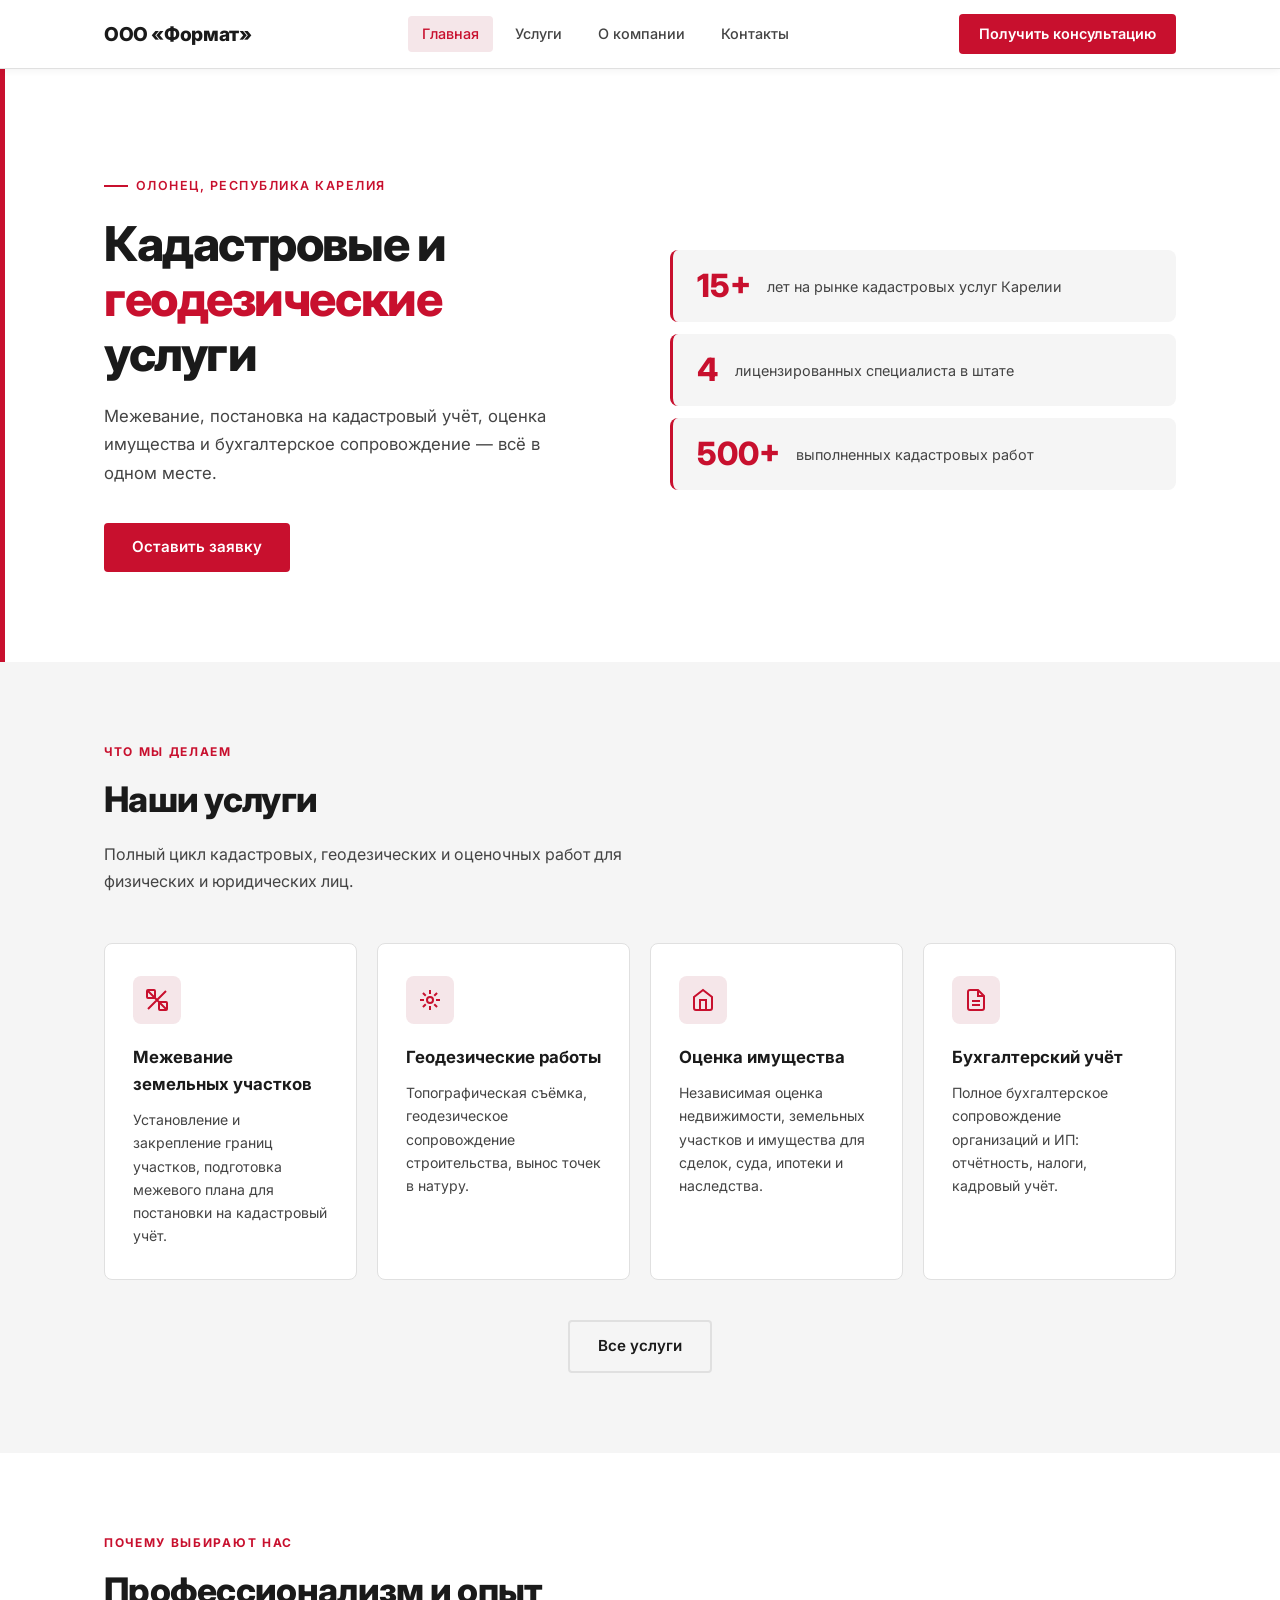
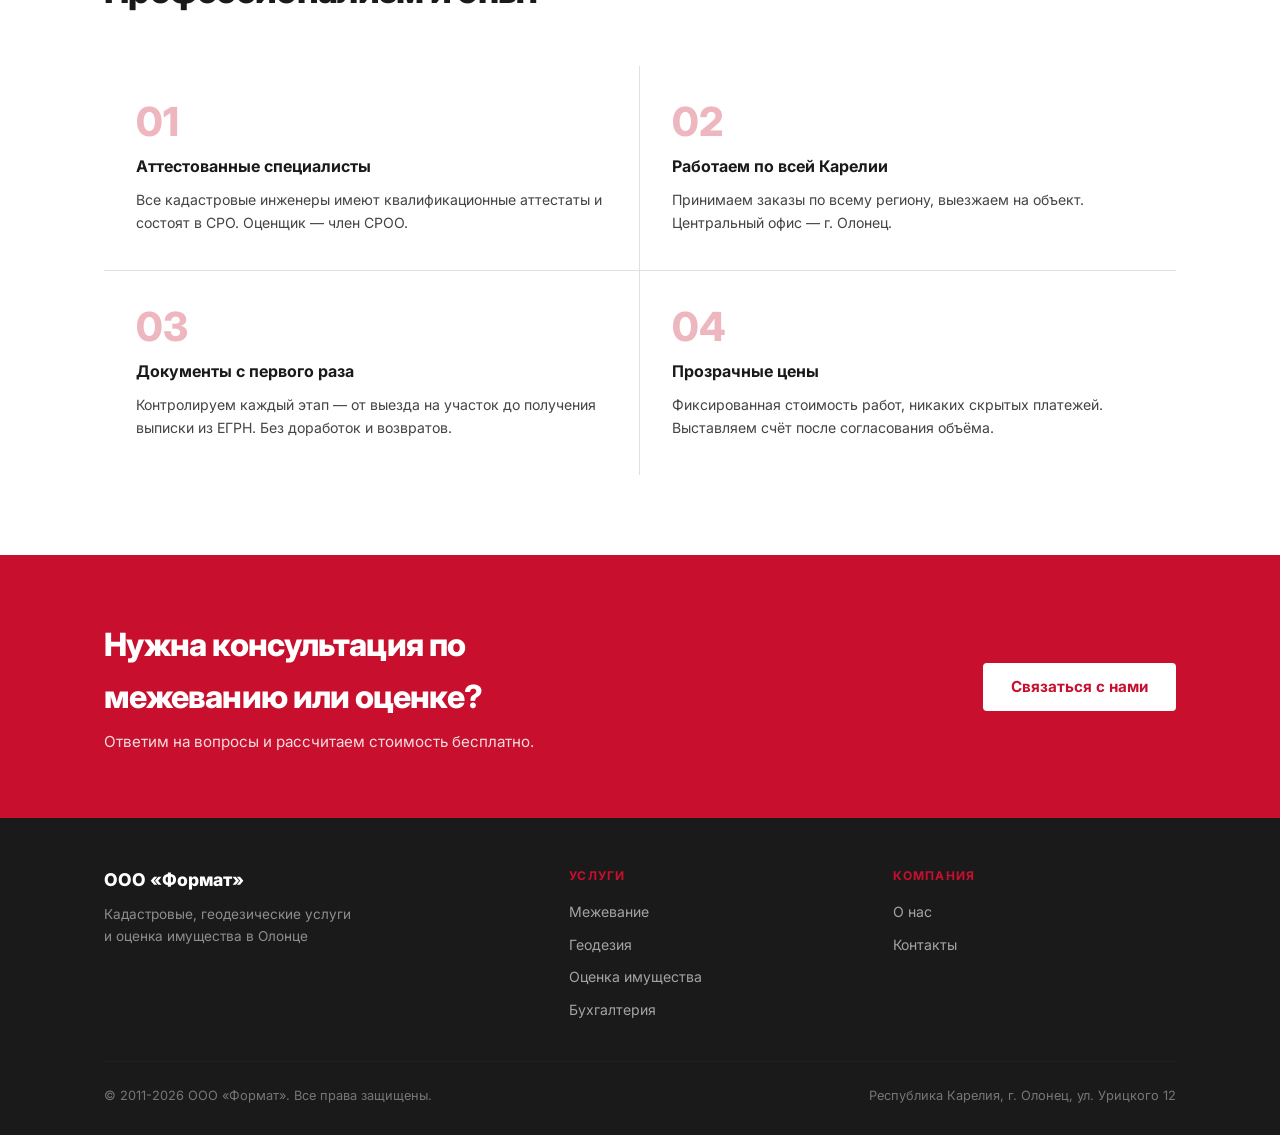
<file: index.html>
<!DOCTYPE html>
<html lang="ru">
<head>
  <meta charset="UTF-8">
  <meta name="viewport" content="width=device-width, initial-scale=1.0">
  <title>ООО «Формат» — Кадастровые и геодезические услуги в Олонце</title>
  <meta name="description" content="Межевание, кадастровый учёт, оценка имущества, геодезия и бухгалтерское сопровождение в Олонце и Карелии.">
  <link rel="stylesheet" href="css/style.css">
  <link rel="icon" type="image/png" href="/img/favicon-96x96.png" sizes="96x96" />
  <link rel="icon" type="image/svg+xml" href="/img/favicon.svg" />
  <link rel="shortcut icon" href="/img/favicon.ico" />
  <link rel="apple-touch-icon" sizes="180x180" href="/img/apple-touch-icon.png" />
  <meta name="apple-mobile-web-app-title" content="MyWebSite" />
  <link rel="manifest" href="/img/site.webmanifest" />
</head>
<body>

<header class="header">
  <div class="container">
    <div class="header__inner">
      <a href="index.html" class="header__logo">
        ООО «Формат»
      </a>
      <nav class="header__nav">
        <a href="index.html" class="nav__link nav__link--active">Главная</a>
        <a href="services.html" class="nav__link">Услуги</a>
        <a href="about.html" class="nav__link">О компании</a>
        <a href="contacts.html" class="nav__link">Контакты</a>
      </nav>
      <a href="contacts.html" class="header__cta">Получить консультацию</a>
      <button class="header__burger" id="burger-btn" aria-label="Открыть меню">
        <span></span><span></span><span></span>
      </button>
    </div>
  </div>
  <nav class="mobile-nav" id="mobile-nav">
    <a href="index.html" class="nav__link">Главная</a>
    <a href="services.html" class="nav__link">Услуги</a>
    <a href="about.html" class="nav__link">О компании</a>
    <a href="contacts.html" class="nav__link">Контакты</a>
  </nav>
</header>

<!-- HERO -->
<section class="hero">
  <div class="container">
    <div class="hero__inner">
      <div class="hero__text">
        <div class="hero__eyebrow">Олонец, Республика Карелия</div>
        <h1 class="hero__title">
          Кадастровые и<br><span>геодезические</span><br>услуги
        </h1>
        <p class="hero__desc">
          Межевание, постановка на кадастровый учёт, оценка имущества и бухгалтерское сопровождение — всё в одном месте.
        </p>
        <div class="hero__actions">
          <a href="contacts.html" class="btn btn--primary">Оставить заявку</a>
        </div>
      </div>
      <div class="hero__visual">
        <div class="hero__stat-card">
          <div class="hero__stat-num">15+</div>
          <div class="hero__stat-label">лет на рынке кадастровых услуг Карелии</div>
        </div>
        <div class="hero__stat-card">
          <div class="hero__stat-num">4</div>
          <div class="hero__stat-label">лицензированных специалиста в штате</div>
        </div>
        <div class="hero__stat-card">
          <div class="hero__stat-num">500+</div>
          <div class="hero__stat-label">выполненных кадастровых работ</div>
        </div>
      </div>
    </div>
  </div>
</section>

<!-- SERVICES PREVIEW -->
<section class="section section--gray">
  <div class="container">
    <div class="section__header">
      <div class="section__label">Что мы делаем</div>
      <h2 class="section__title">Наши услуги</h2>
      <p class="section__subtitle">Полный цикл кадастровых, геодезических и оценочных работ для физических и юридических лиц.</p>
    </div>
    <div class="services-grid">
      <div class="service-card">
        <div class="service-card__icon">
          <svg viewBox="0 0 24 24"><path d="M3 21l9-9m0 0l9-9M12 12L3 3m9 9l9 9"/><rect x="2" y="2" width="8" height="8" rx="1"/><rect x="14" y="14" width="8" height="8" rx="1"/></svg>
        </div>
        <div class="service-card__title">Межевание земельных участков</div>
        <div class="service-card__desc">Установление и закрепление границ участков, подготовка межевого плана для постановки на кадастровый учёт.</div>
      </div>
      <div class="service-card">
        <div class="service-card__icon">
          <svg viewBox="0 0 24 24"><circle cx="12" cy="12" r="3"/><path d="M12 2v4M12 18v4M2 12h4M18 12h4M4.93 4.93l2.83 2.83M16.24 16.24l2.83 2.83M4.93 19.07l2.83-2.83M16.24 7.76l2.83-2.83"/></svg>
        </div>
        <div class="service-card__title">Геодезические работы</div>
        <div class="service-card__desc">Топографическая съёмка, геодезическое сопровождение строительства, вынос точек в натуру.</div>
      </div>
      <div class="service-card">
        <div class="service-card__icon">
          <svg viewBox="0 0 24 24"><path d="M3 9l9-7 9 7v11a2 2 0 01-2 2H5a2 2 0 01-2-2z"/><polyline points="9 22 9 12 15 12 15 22"/></svg>
        </div>
        <div class="service-card__title">Оценка имущества</div>
        <div class="service-card__desc">Независимая оценка недвижимости, земельных участков и имущества для сделок, суда, ипотеки и наследства.</div>
      </div>
      <div class="service-card">
        <div class="service-card__icon">
          <svg viewBox="0 0 24 24"><path d="M14 2H6a2 2 0 00-2 2v16a2 2 0 002 2h12a2 2 0 002-2V8z"/><polyline points="14 2 14 8 20 8"/><line x1="16" y1="13" x2="8" y2="13"/><line x1="16" y1="17" x2="8" y2="17"/></svg>
        </div>
        <div class="service-card__title">Бухгалтерский учёт</div>
        <div class="service-card__desc">Полное бухгалтерское сопровождение организаций и ИП: отчётность, налоги, кадровый учёт.</div>
      </div>
    </div>
    <div style="text-align:center; margin-top:40px;">
      <a href="services.html" class="btn btn--outline">Все услуги</a>
    </div>
  </div>
</section>

<!-- WHY US -->
<section class="section">
  <div class="container">
    <div class="section__header">
      <div class="section__label">Почему выбирают нас</div>
      <h2 class="section__title">Профессионализм и опыт</h2>
    </div>
    <div class="why-grid">
      <div class="why-item">
        <div class="why-item__num">01</div>
        <div class="why-item__title">Аттестованные специалисты</div>
        <div class="why-item__desc">Все кадастровые инженеры имеют квалификационные аттестаты и состоят в СРО. Оценщик — член СРОО.</div>
      </div>
      <div class="why-item">
        <div class="why-item__num">02</div>
        <div class="why-item__title">Работаем по всей Карелии</div>
        <div class="why-item__desc">Принимаем заказы по всему региону, выезжаем на объект. Центральный офис — г. Олонец.</div>
      </div>
      <div class="why-item">
        <div class="why-item__num">03</div>
        <div class="why-item__title">Документы с первого раза</div>
        <div class="why-item__desc">Контролируем каждый этап — от выезда на участок до получения выписки из ЕГРН. Без доработок и возвратов.</div>
      </div>
      <div class="why-item">
        <div class="why-item__num">04</div>
        <div class="why-item__title">Прозрачные цены</div>
        <div class="why-item__desc">Фиксированная стоимость работ, никаких скрытых платежей. Выставляем счёт после согласования объёма.</div>
      </div>
    </div>
  </div>
</section>

<!-- CTA -->
<section class="cta-banner">
  <div class="container">
    <div class="cta-banner__inner">
      <div>
        <div class="cta-banner__title">Нужна консультация по межеванию или оценке?</div>
        <div class="cta-banner__sub">Ответим на вопросы и рассчитаем стоимость бесплатно.</div>
      </div>
      <a href="contacts.html" class="btn btn--white">Связаться с нами</a>
    </div>
  </div>
</section>

<footer class="footer">
  <div class="container">
    <div class="footer__inner">
      <div>
        <div class="footer__logo"> ООО «Формат»</div>
        <div class="footer__tagline">Кадастровые, геодезические услуги<br>и оценка имущества в Олонце</div>
      </div>
      <div>
        <div class="footer__heading">Услуги</div>
        <div class="footer__links">
          <a href="services.html">Межевание</a>
          <a href="services.html">Геодезия</a>
          <a href="services.html">Оценка имущества</a>
          <a href="services.html">Бухгалтерия</a>
        </div>
      </div>
      <div>
        <div class="footer__heading">Компания</div>
        <div class="footer__links">
          <a href="about.html">О нас</a>
          <a href="contacts.html">Контакты</a>
        </div>
      </div>
    </div>
    <div class="footer__bottom">
      <span>© 2011-2026 ООО «Формат». Все права защищены.</span>
      <span>Республика Карелия, г. Олонец, ул. Урицкого 12</span>
    </div>
  </div>
</footer>

<script src="js/main.js"></script>
</body>
</html>
</file>
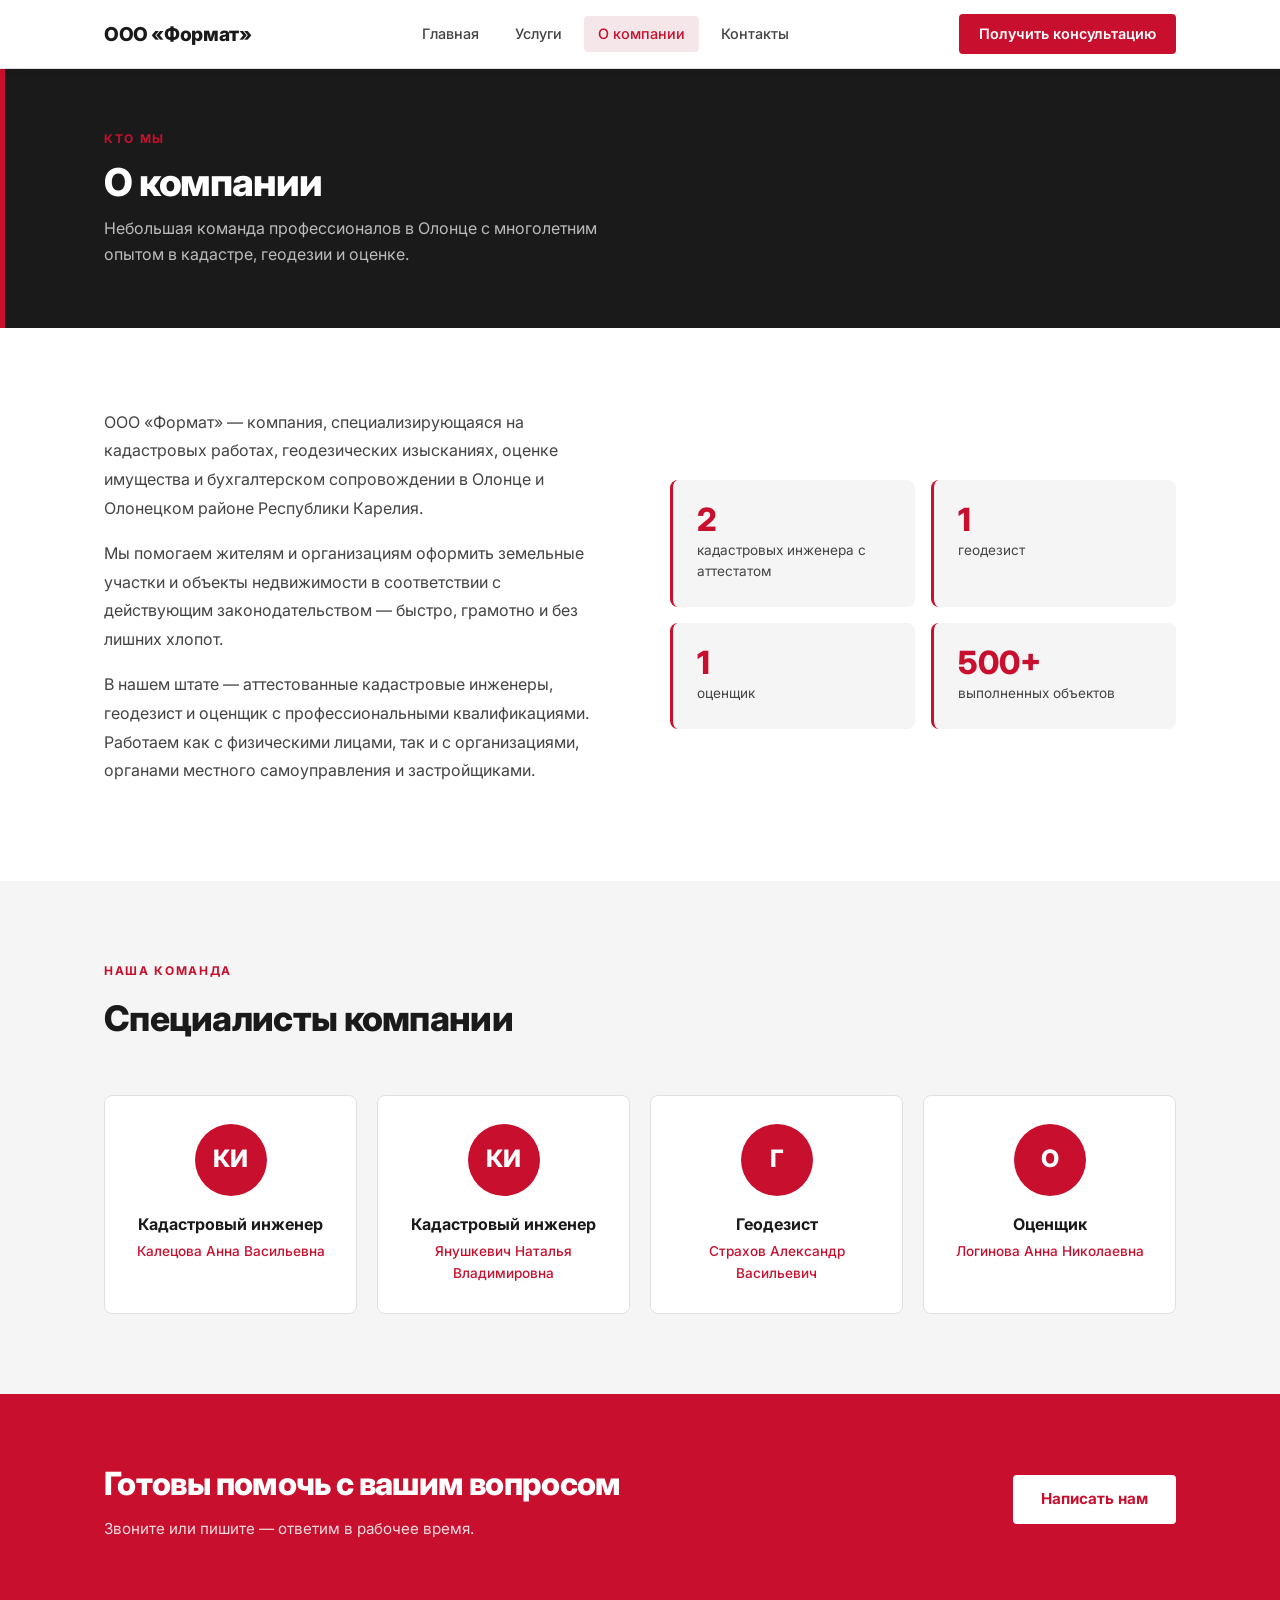
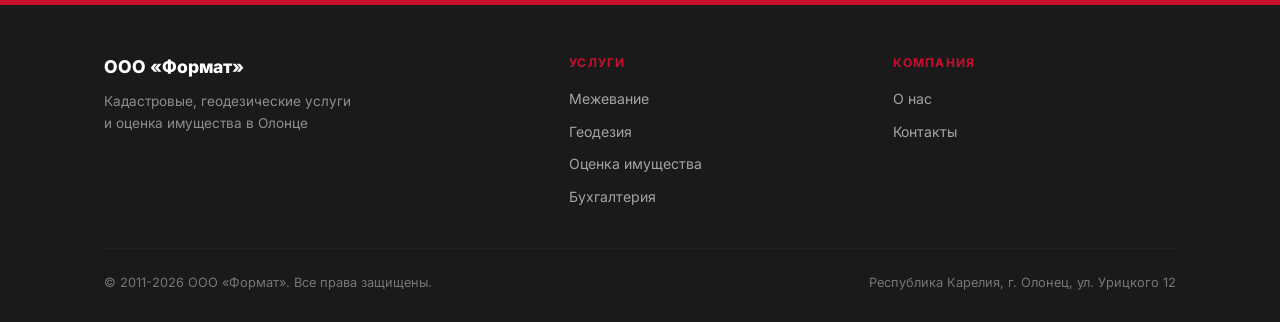
<file: about.html>
<!DOCTYPE html>
<html lang="ru">
<head>
  <meta charset="UTF-8">
  <meta name="viewport" content="width=device-width, initial-scale=1.0">
  <title>О компании — ООО «Формат»</title>
  <meta name="description" content="ООО «Формат» — кадастровые инженеры, геодезисты и оценщики в Олонце.">
  <link rel="stylesheet" href="css/style.css">
  <link rel="icon" type="image/png" href="/img/favicon-96x96.png" sizes="96x96" />
  <link rel="icon" type="image/svg+xml" href="/img/favicon.svg" />
  <link rel="shortcut icon" href="/img/favicon.ico" />
  <link rel="apple-touch-icon" sizes="180x180" href="/img/apple-touch-icon.png" />
  <meta name="apple-mobile-web-app-title" content="MyWebSite" />
  <link rel="manifest" href="/img/site.webmanifest" />
</head>
<body>

<header class="header">
  <div class="container">
    <div class="header__inner">
      <a href="index.html" class="header__logo">
        ООО «Формат»
      </a>
      <nav class="header__nav">
        <a href="index.html" class="nav__link">Главная</a>
        <a href="services.html" class="nav__link">Услуги</a>
        <a href="about.html" class="nav__link nav__link--active">О компании</a>
        <a href="contacts.html" class="nav__link">Контакты</a>
      </nav>
      <a href="contacts.html" class="header__cta">Получить консультацию</a>
      <button class="header__burger" id="burger-btn" aria-label="Открыть меню">
        <span></span><span></span><span></span>
      </button>
    </div>
  </div>
  <nav class="mobile-nav" id="mobile-nav">
    <a href="index.html" class="nav__link">Главная</a>
    <a href="services.html" class="nav__link">Услуги</a>
    <a href="about.html" class="nav__link">О компании</a>
    <a href="contacts.html" class="nav__link">Контакты</a>
  </nav>
</header>

<section class="page-hero">
  <div class="container">
    <div class="page-hero__eyebrow">Кто мы</div>
    <h1 class="page-hero__title">О компании</h1>
    <p class="page-hero__desc">Небольшая команда профессионалов в Олонце с многолетним опытом в кадастре, геодезии и оценке.</p>
  </div>
</section>

<section class="section">
  <div class="container">
    <div class="about-intro">
      <div class="about-intro__text">
        <p>ООО «Формат» — компания, специализирующаяся на кадастровых работах, геодезических изысканиях, оценке имущества и бухгалтерском сопровождении в Олонце и Олонецком районе Республики Карелия.</p>
        <p>Мы помогаем жителям и организациям оформить земельные участки и объекты недвижимости в соответствии с действующим законодательством — быстро, грамотно и без лишних хлопот.</p>
        <p>В нашем штате — аттестованные кадастровые инженеры, геодезист и оценщик с профессиональными квалификациями. Работаем как с физическими лицами, так и с организациями, органами местного самоуправления и застройщиками.</p>
      </div>
      <div class="about-facts">
        <div class="about-fact">
          <div class="about-fact__num">2</div>
          <div class="about-fact__label">кадастровых инженера с аттестатом</div>
        </div>
        <div class="about-fact">
          <div class="about-fact__num">1</div>
          <div class="about-fact__label">геодезист</div>
        </div>
        <div class="about-fact">
          <div class="about-fact__num">1</div>
          <div class="about-fact__label">оценщик</div>
        </div>
        <div class="about-fact">
          <div class="about-fact__num">500+</div>
          <div class="about-fact__label">выполненных объектов</div>
        </div>
      </div>
    </div>
  </div>
</section>

<section class="section section--gray">
  <div class="container">
    <div class="section__header">
      <div class="section__label">Наша команда</div>
      <h2 class="section__title">Специалисты компании</h2>
    </div>
    <div class="team-grid">
      <div class="team-card">
        <div class="team-card__avatar">КИ</div>
        <div class="team-card__name">Кадастровый инженер</div>
        <div class="team-card__role">Калецова Анна Васильевна</div>
      </div>
      <div class="team-card">
        <div class="team-card__avatar">КИ</div>
        <div class="team-card__name">Кадастровый инженер</div>
        <div class="team-card__role">Янушкевич Наталья Владимировна</div>
      </div>
      <div class="team-card">
        <div class="team-card__avatar">Г</div>
        <div class="team-card__name">Геодезист</div>
        <div class="team-card__role"> Страхов Александр Васильевич</div>
      </div>
      <div class="team-card">
        <div class="team-card__avatar">О</div>
        <div class="team-card__name">Оценщик</div>
        <div class="team-card__role">Логинова Анна Николаевна</div>
      </div>
    </div>
  </div>
</section>

<section class="cta-banner">
  <div class="container">
    <div class="cta-banner__inner">
      <div>
        <div class="cta-banner__title">Готовы помочь с вашим вопросом</div>
        <div class="cta-banner__sub">Звоните или пишите — ответим в рабочее время.</div>
      </div>
      <a href="contacts.html" class="btn btn--white">Написать нам</a>
    </div>
  </div>
</section>

<footer class="footer">
  <div class="container">
    <div class="footer__inner">
      <div>
        <div class="footer__logo"> ООО «Формат»</div>
        <div class="footer__tagline">Кадастровые, геодезические услуги<br>и оценка имущества в Олонце</div>
      </div>
      <div>
        <div class="footer__heading">Услуги</div>
        <div class="footer__links">
          <a href="services.html">Межевание</a>
          <a href="services.html">Геодезия</a>
          <a href="services.html">Оценка имущества</a>
          <a href="services.html">Бухгалтерия</a>
        </div>
      </div>
      <div>
        <div class="footer__heading">Компания</div>
        <div class="footer__links">
          <a href="about.html">О нас</a>
          <a href="contacts.html">Контакты</a>
        </div>
      </div>
    </div>
    <div class="footer__bottom">
      <span>© 2011-2026 ООО «Формат». Все права защищены.</span>
      <span>Республика Карелия, г. Олонец, ул. Урицкого 12</span>
    </div>
  </div>
</footer>

<script src="js/main.js"></script>
</body>
</html>
</file>
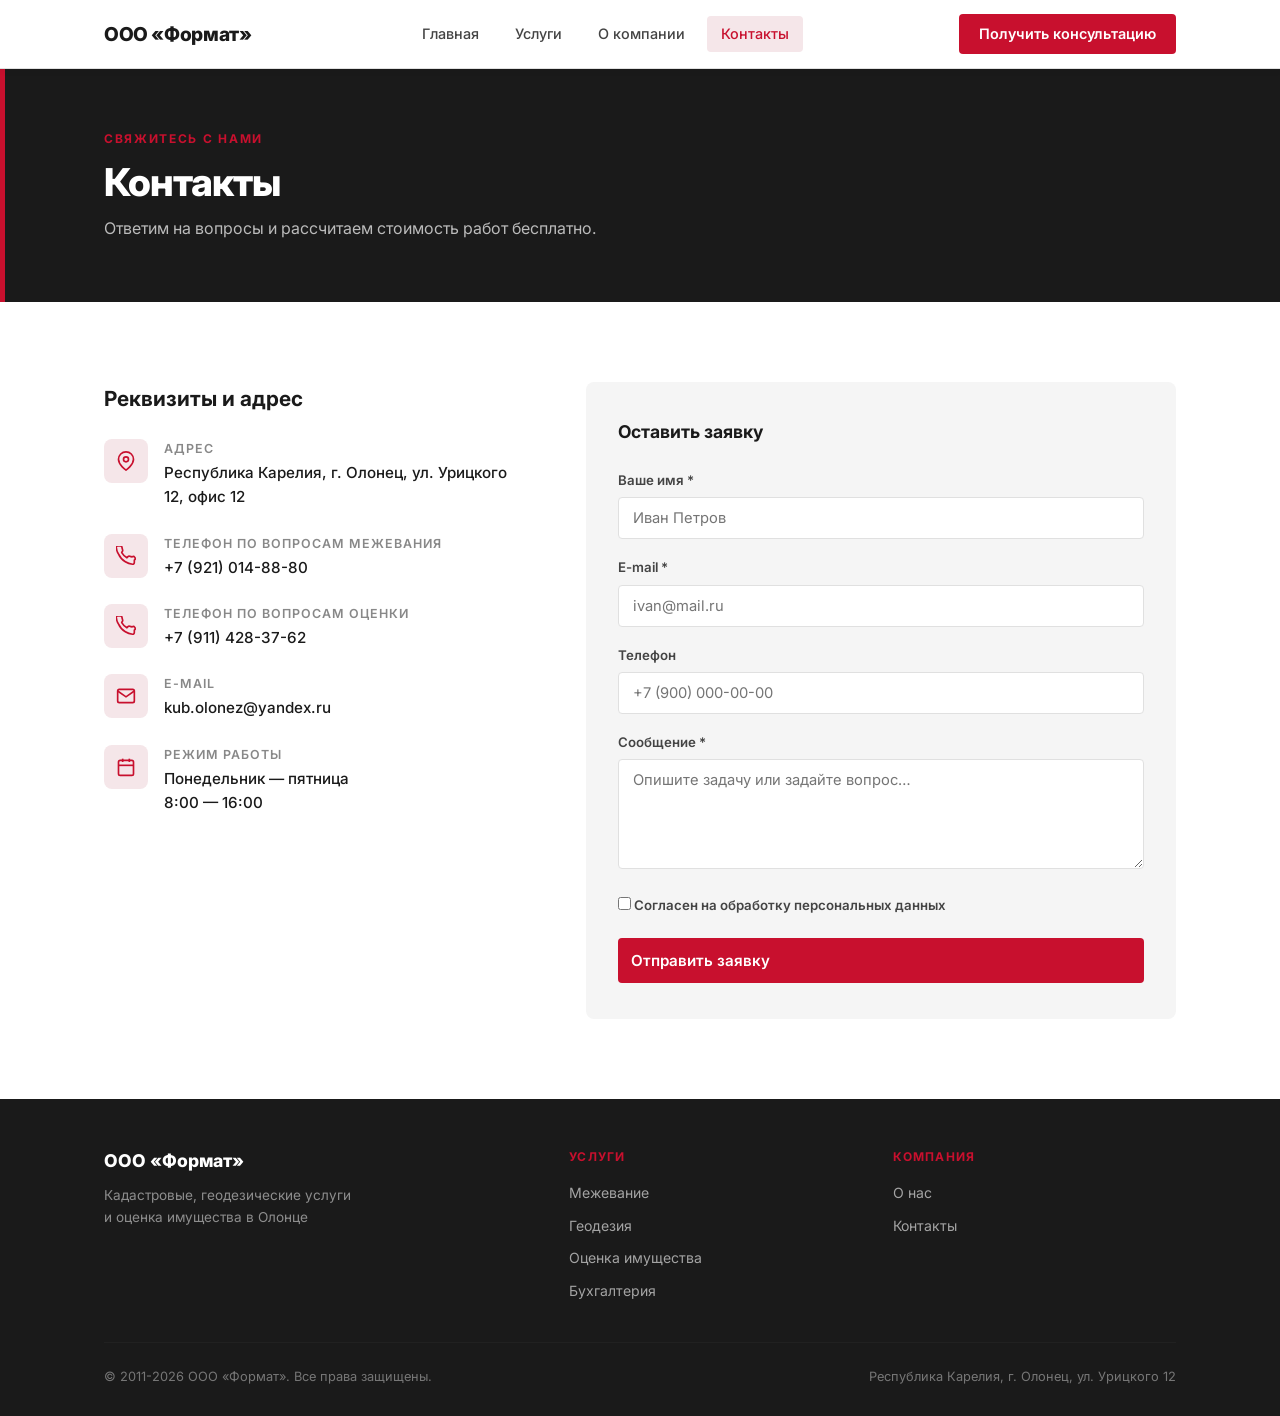
<file: contacts.html>
<!DOCTYPE html>
<html lang="ru">
<head>
  <meta charset="UTF-8">
  <meta name="viewport" content="width=device-width, initial-scale=1.0">
  <title>Контакты — ООО «Формат»</title>
  <meta name="description" content="Контакты ООО «Формат» — Олонец. Телефон, email, адрес офиса.">
  <link rel="stylesheet" href="css/style.css">
  <link rel="icon" type="image/png" href="/img/favicon-96x96.png" sizes="96x96" />
  <link rel="icon" type="image/svg+xml" href="/img/favicon.svg" />
  <link rel="shortcut icon" href="/img/favicon.ico" />
  <link rel="apple-touch-icon" sizes="180x180" href="/img/apple-touch-icon.png" />
  <meta name="apple-mobile-web-app-title" content="MyWebSite" />
  <link rel="manifest" href="/img/site.webmanifest" />  
  <script type="application/ld+json">
{
  "@context": "https://schema.org",
  "@type": "LocalBusiness",
  "name": "ООО «Формат»",
  "url": "https://formatolonets.online",
  "image": "https://formatolonets.online/img/logo.png",
  "address": {
    "@type": "PostalAddress",
    "streetAddress": "ул. Урицкого 12, офис 12",
    "addressLocality": "Олонец",
    "addressRegion": "Республика Карелия",
    "addressCountry": "RU"
  },
  "telephone": ["+7-921-014-88-80", "+7-911-428-37-62"],
  "email": "kub.olonez@yandex.ru",
  "openingHoursSpecification": {
    "@type": "OpeningHoursSpecification",
    "dayOfWeek": ["Monday", "Tuesday", "Wednesday", "Thursday", "Friday"],
    "opens": "08:00",
    "closes": "16:00"
  },
  "priceRange": "$$"
}
</script>
</head>
<body>

<header class="header">
  <div class="container">
    <div class="header__inner">
      <a href="index.html" class="header__logo">
        ООО «Формат»
      </a>
      <nav class="header__nav">
        <a href="index.html" class="nav__link">Главная</a>
        <a href="services.html" class="nav__link">Услуги</a>
        <a href="about.html" class="nav__link">О компании</a>
        <a href="contacts.html" class="nav__link nav__link--active">Контакты</a>
      </nav>
      <a href="contacts.html" class="header__cta">Получить консультацию</a>
      <button class="header__burger" id="burger-btn" aria-label="Открыть меню">
        <span></span><span></span><span></span>
      </button>
    </div>
  </div>
  <nav class="mobile-nav" id="mobile-nav">
    <a href="index.html" class="nav__link">Главная</a>
    <a href="services.html" class="nav__link">Услуги</a>
    <a href="about.html" class="nav__link">О компании</a>
    <a href="contacts.html" class="nav__link">Контакты</a>
  </nav>
</header>

<section class="page-hero">
  <div class="container">
    <div class="page-hero__eyebrow">Свяжитесь с нами</div>
    <h1 class="page-hero__title">Контакты</h1>
    <p class="page-hero__desc">Ответим на вопросы и рассчитаем стоимость работ бесплатно.</p>
  </div>
</section>

<section class="section">
  <div class="container">
    <div class="contact-grid">
      <div class="contact-info">
        <div class="contact-info__title">Реквизиты и адрес</div>

        <div class="contact-item">
          <div class="contact-item__icon">
            <svg viewBox="0 0 24 24"><path d="M21 10c0 7-9 13-9 13s-9-6-9-13a9 9 0 0118 0z"/><circle cx="12" cy="10" r="3"/></svg>
          </div>
          <div>
            <div class="contact-item__label">Адрес</div>
            <div class="contact-item__value">Республика Карелия, г. Олонец, ул. Урицкого 12, офис 12<br></div>
          </div>
        </div>

        <div class="contact-item">
          <div class="contact-item__icon">
            <svg viewBox="0 0 24 24"><path d="M22 16.92v3a2 2 0 01-2.18 2 19.79 19.79 0 01-8.63-3.07A19.5 19.5 0 013.07 9.81 19.79 19.79 0 01.22 1.18 2 2 0 012.18 0h3a2 2 0 012 1.72 12.84 12.84 0 00.7 2.81 2 2 0 01-.45 2.11L6.91 7.91a16 16 0 006.18 6.18l1.27-1.27a2 2 0 012.11-.45 12.84 12.84 0 002.81.7A2 2 0 0122 16.92z"/></svg>
          </div>
          <div>
            <div class="contact-item__label">Телефон по вопросам межевания</div>
            <div class="contact-item__value">+7 (921) 014-88-80<br></div>
          </div>
        </div>

        <div class="contact-item">
          <div class="contact-item__icon">
            <svg viewBox="0 0 24 24"><path d="M22 16.92v3a2 2 0 01-2.18 2 19.79 19.79 0 01-8.63-3.07A19.5 19.5 0 013.07 9.81 19.79 19.79 0 01.22 1.18 2 2 0 012.18 0h3a2 2 0 012 1.72 12.84 12.84 0 00.7 2.81 2 2 0 01-.45 2.11L6.91 7.91a16 16 0 006.18 6.18l1.27-1.27a2 2 0 012.11-.45 12.84 12.84 0 002.81.7A2 2 0 0122 16.92z"/></svg>
          </div>
          <div>
            <div class="contact-item__label">Телефон по вопросам оценки</div>
            <div class="contact-item__value">+7 (911) 428-37-62<br></div>
          </div>
        </div>        

        <div class="contact-item">
          <div class="contact-item__icon">
            <svg viewBox="0 0 24 24"><path d="M4 4h16c1.1 0 2 .9 2 2v12c0 1.1-.9 2-2 2H4c-1.1 0-2-.9-2-2V6c0-1.1.9-2 2-2z"/><polyline points="22,6 12,13 2,6"/></svg>
          </div>
          <div>
            <div class="contact-item__label">E-mail</div>
            <div class="contact-item__value">kub.olonez@yandex.ru</div>
          </div>
        </div>

        <div class="contact-item">
          <div class="contact-item__icon">
            <svg viewBox="0 0 24 24"><rect x="3" y="4" width="18" height="18" rx="2" ry="2"/><line x1="16" y1="2" x2="16" y2="6"/><line x1="8" y1="2" x2="8" y2="6"/><line x1="3" y1="10" x2="21" y2="10"/></svg>
          </div>
          <div>
            <div class="contact-item__label">Режим работы</div>
            <div class="contact-item__value">Понедельник — пятница<br>8:00 — 16:00</div>
          </div>
        </div>
      </div>

      <div>
        <div class="contact-form">
          <div class="form__title">Оставить заявку</div>
          <form id="contact-form" novalidate>
            <div class="form__group">
              <label class="form__label" for="name">Ваше имя *</label>
              <input class="form__input" type="text" id="name" name="name" placeholder="Иван Петров">
              <div class="form__error"></div>
            </div>
            <div class="form__group">
              <label class="form__label" for="email">E-mail *</label>
              <input class="form__input" type="email" id="email" name="email" placeholder="ivan@mail.ru">
              <div class="form__error"></div>
            </div>
            <div class="form__group">
              <label class="form__label" for="phone">Телефон</label>
              <input class="form__input" type="tel" id="phone" name="phone" placeholder="+7 (900) 000-00-00">
              <div class="form__error"></div>
            </div>
            <div class="form__group">
              <label class="form__label" for="message">Сообщение *</label>
              <textarea class="form__textarea" id="message" name="message" placeholder="Опишите задачу или задайте вопрос…"></textarea>
              <div class="form__error"></div>
            </div>
            <input type="text" name="_honey" style="display:none" tabindex="-1" autocomplete="off">

            <div class="form__group">
              <label class="form__label">
              <input type="checkbox" id="agree" name="agree">
              Согласен на обработку персональных данных
              </label>
              <div class="form__error"></div>
</div>

<div class="form__error" id="form-general-error"></div>

<button type="submit" class="btn btn--primary form__btn">Отправить заявку</button>
          </form>
          <div class="form__success" id="form-success">
            ✓ Заявка отправлена! Свяжемся с вами в рабочее время.
          </div>
        </div>
      </div>
    </div>
  </div>
</section>

<footer class="footer">
  <div class="container">
    <div class="footer__inner">
      <div>
        <div class="footer__logo"> ООО «Формат»</div>
        <div class="footer__tagline">Кадастровые, геодезические услуги<br>и оценка имущества в Олонце</div>
      </div>
      <div>
        <div class="footer__heading">Услуги</div>
        <div class="footer__links">
          <a href="services.html">Межевание</a>
          <a href="services.html">Геодезия</a>
          <a href="services.html">Оценка имущества</a>
          <a href="services.html">Бухгалтерия</a>
        </div>
      </div>
      <div>
        <div class="footer__heading">Компания</div>
        <div class="footer__links">
          <a href="about.html">О нас</a>
          <a href="contacts.html">Контакты</a>
        </div>
      </div>
    </div>
    <div class="footer__bottom">
      <span>© 2011-2026 ООО «Формат». Все права защищены.</span>
      <span>Республика Карелия, г. Олонец, ул. Урицкого 12</span>
    </div>
  </div>
</footer>

<script src="js/main.js"></script>
<script src="js/form.js"></script>
</body>
</html>
</file>
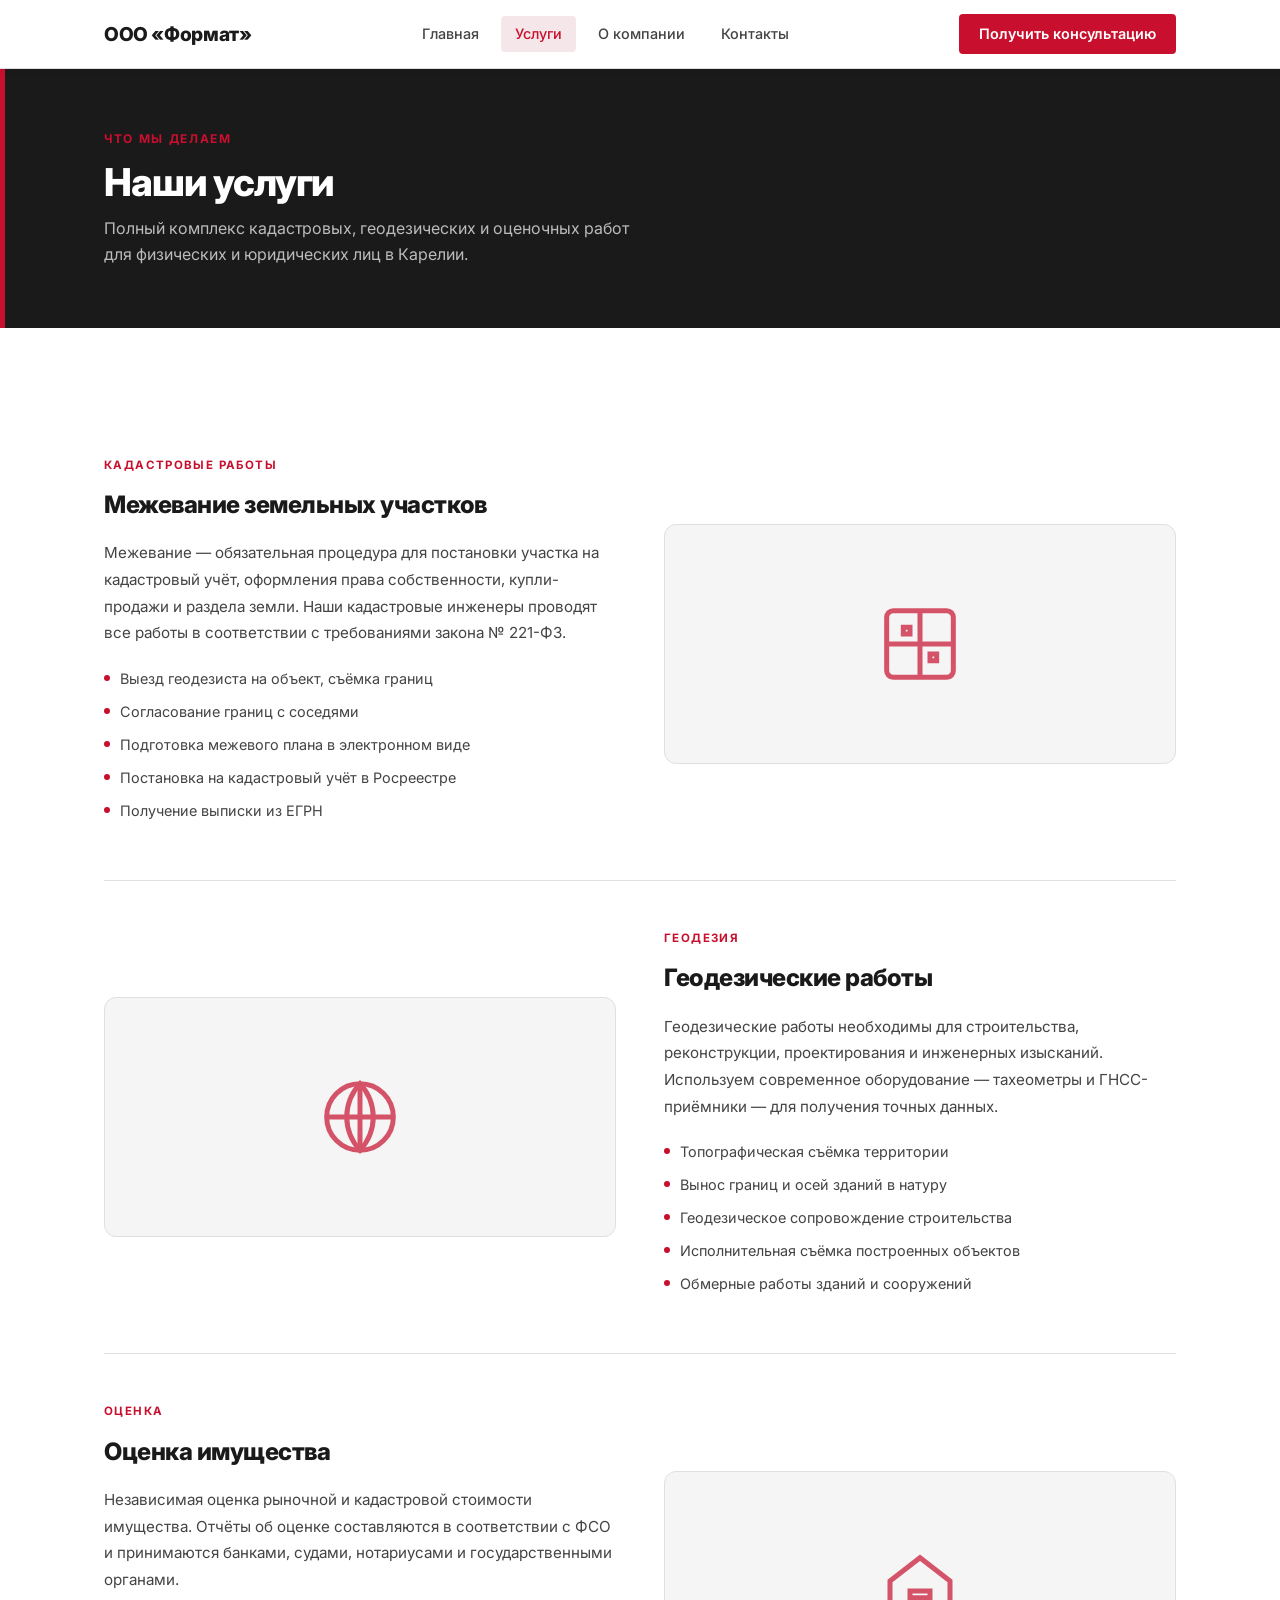
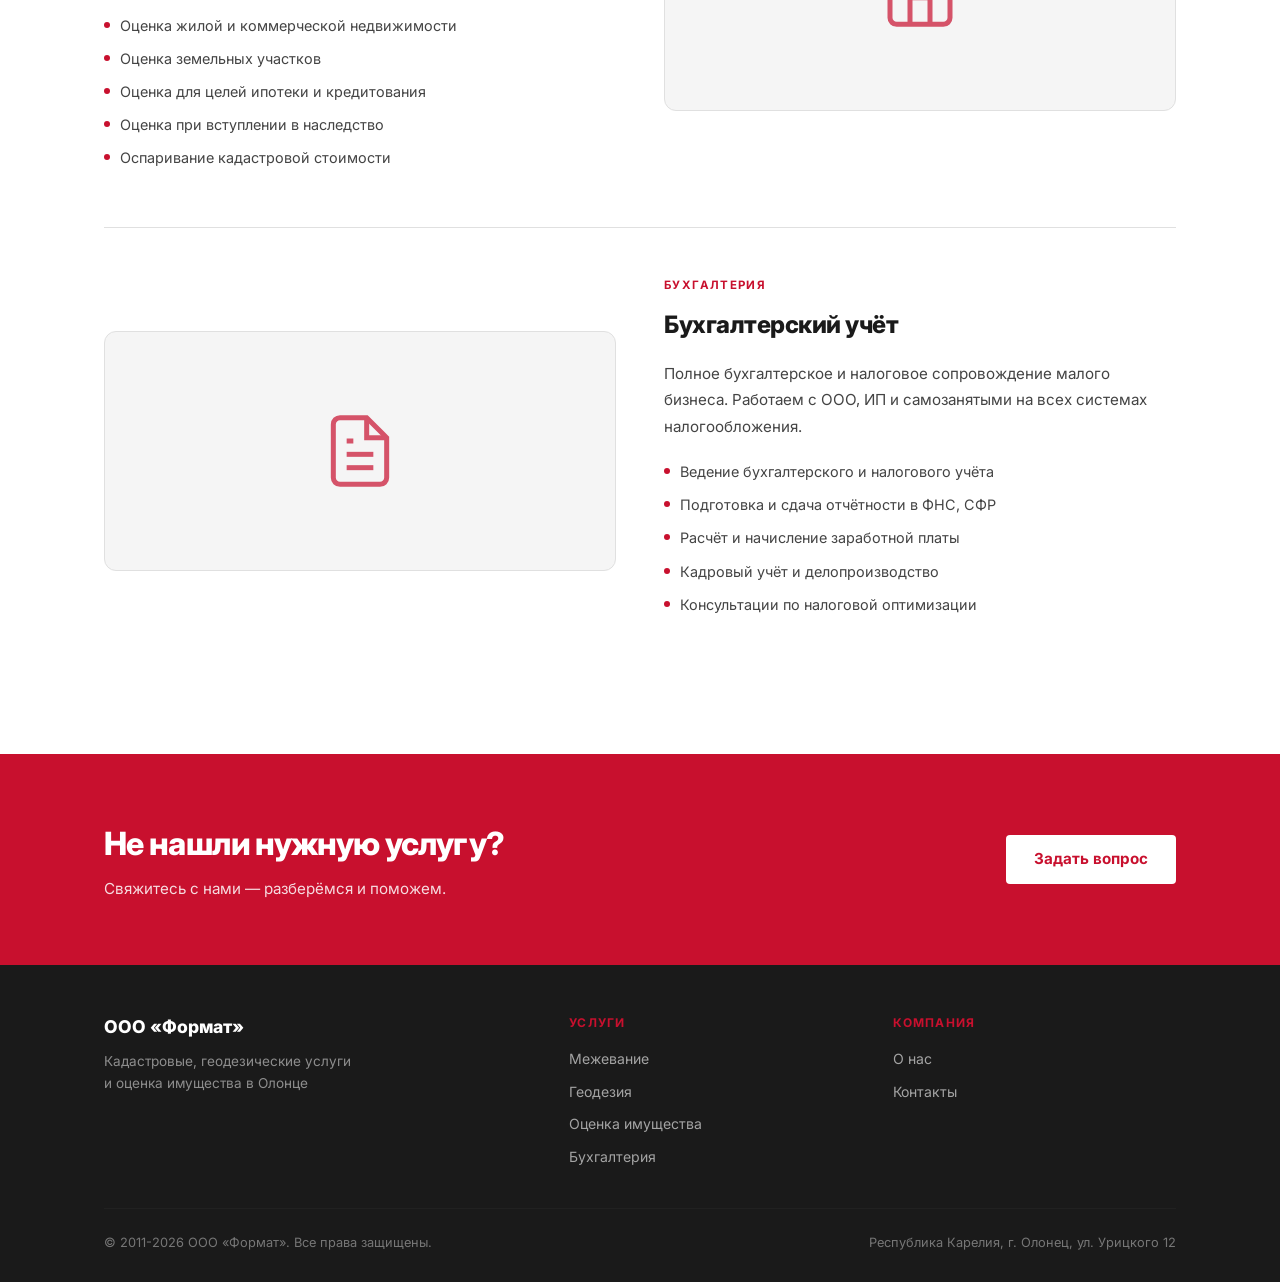
<file: services.html>
<!DOCTYPE html>
<html lang="ru">
<head>
  <meta charset="UTF-8">
  <meta name="viewport" content="width=device-width, initial-scale=1.0">
  <title>Услуги — ООО «Формат»</title>
  <meta name="description" content="Межевание, геодезические работы, оценка недвижимости и бухгалтерский учёт в Олонце.">
  <link rel="stylesheet" href="css/style.css">
  <link rel="icon" type="image/png" href="/img/favicon-96x96.png" sizes="96x96" />
  <link rel="icon" type="image/svg+xml" href="/img/favicon.svg" />
  <link rel="shortcut icon" href="/img/favicon.ico" />
  <link rel="apple-touch-icon" sizes="180x180" href="/img/apple-touch-icon.png" />
  <meta name="apple-mobile-web-app-title" content="MyWebSite" />
  <link rel="manifest" href="/img/site.webmanifest" />
</head>
<body>

<header class="header">
  <div class="container">
    <div class="header__inner">
      <a href="index.html" class="header__logo">
        ООО «Формат»
      </a>
      <nav class="header__nav">
        <a href="index.html" class="nav__link">Главная</a>
        <a href="services.html" class="nav__link nav__link--active">Услуги</a>
        <a href="about.html" class="nav__link">О компании</a>
        <a href="contacts.html" class="nav__link">Контакты</a>
      </nav>
      <a href="contacts.html" class="header__cta">Получить консультацию</a>
      <button class="header__burger" id="burger-btn" aria-label="Открыть меню">
        <span></span><span></span><span></span>
      </button>
    </div>
  </div>
  <nav class="mobile-nav" id="mobile-nav">
    <a href="index.html" class="nav__link">Главная</a>
    <a href="services.html" class="nav__link">Услуги</a>
    <a href="about.html" class="nav__link">О компании</a>
    <a href="contacts.html" class="nav__link">Контакты</a>
  </nav>
</header>

<section class="page-hero">
  <div class="container">
    <div class="page-hero__eyebrow">Что мы делаем</div>
    <h1 class="page-hero__title">Наши услуги</h1>
    <p class="page-hero__desc">Полный комплекс кадастровых, геодезических и оценочных работ для физических и юридических лиц в Карелии.</p>
  </div>
</section>

<section class="section">
  <div class="container">

    <div class="service-detail">
      <div class="service-detail__text">
        <div class="service-detail__tag">Кадастровые работы</div>
        <h2 class="service-detail__title">Межевание земельных участков</h2>
        <p class="service-detail__desc">Межевание — обязательная процедура для постановки участка на кадастровый учёт, оформления права собственности, купли-продажи и раздела земли. Наши кадастровые инженеры проводят все работы в соответствии с требованиями закона № 221-ФЗ.</p>
        <ul class="service-detail__list">
          <li>Выезд геодезиста на объект, съёмка границ</li>
          <li>Согласование границ с соседями</li>
          <li>Подготовка межевого плана в электронном виде</li>
          <li>Постановка на кадастровый учёт в Росреестре</li>
          <li>Получение выписки из ЕГРН</li>
        </ul>
      </div>
      <div class="service-detail__visual">
        <svg viewBox="0 0 24 24"><rect x="2" y="2" width="20" height="20" rx="2"/><path d="M2 12h20M12 2v20M7 7h2v2H7zM15 15h2v2h-2z"/></svg>
      </div>
    </div>

    <div class="service-detail">
      <div class="service-detail__text">
        <div class="service-detail__tag">Геодезия</div>
        <h2 class="service-detail__title">Геодезические работы</h2>
        <p class="service-detail__desc">Геодезические работы необходимы для строительства, реконструкции, проектирования и инженерных изысканий. Используем современное оборудование — тахеометры и ГНСС-приёмники — для получения точных данных.</p>
        <ul class="service-detail__list">
          <li>Топографическая съёмка территории</li>
          <li>Вынос границ и осей зданий в натуру</li>
          <li>Геодезическое сопровождение строительства</li>
          <li>Исполнительная съёмка построенных объектов</li>
          <li>Обмерные работы зданий и сооружений</li>
        </ul>
      </div>
      <div class="service-detail__visual">
        <svg viewBox="0 0 24 24"><circle cx="12" cy="12" r="10"/><line x1="12" y1="2" x2="12" y2="22"/><line x1="2" y1="12" x2="22" y2="12"/><path d="M12 2a15.3 15.3 0 014 10 15.3 15.3 0 01-4 10 15.3 15.3 0 01-4-10 15.3 15.3 0 014-10z"/></svg>
      </div>
    </div>

    <div class="service-detail">
      <div class="service-detail__text">
        <div class="service-detail__tag">Оценка</div>
        <h2 class="service-detail__title">Оценка имущества</h2>
        <p class="service-detail__desc">Независимая оценка рыночной и кадастровой стоимости имущества. Отчёты об оценке составляются в соответствии с ФСО и принимаются банками, судами, нотариусами и государственными органами.</p>
        <ul class="service-detail__list">
          <li>Оценка жилой и коммерческой недвижимости</li>
          <li>Оценка земельных участков</li>
          <li>Оценка для целей ипотеки и кредитования</li>
          <li>Оценка при вступлении в наследство</li>
          <li>Оспаривание кадастровой стоимости</li>
        </ul>
      </div>
      <div class="service-detail__visual">
        <svg viewBox="0 0 24 24"><path d="M3 9l9-7 9 7v11a2 2 0 01-2 2H5a2 2 0 01-2-2z"/><polyline points="9 22 9 12 15 12 15 22"/><path d="M12 7v.01M9 14h6"/></svg>
      </div>
    </div>

    <div class="service-detail">
      <div class="service-detail__text">
        <div class="service-detail__tag">Бухгалтерия</div>
        <h2 class="service-detail__title">Бухгалтерский учёт</h2>
        <p class="service-detail__desc">Полное бухгалтерское и налоговое сопровождение малого бизнеса. Работаем с ООО, ИП и самозанятыми на всех системах налогообложения.</p>
        <ul class="service-detail__list">
          <li>Ведение бухгалтерского и налогового учёта</li>
          <li>Подготовка и сдача отчётности в ФНС, СФР</li>
          <li>Расчёт и начисление заработной платы</li>
          <li>Кадровый учёт и делопроизводство</li>
          <li>Консультации по налоговой оптимизации</li>
        </ul>
      </div>
      <div class="service-detail__visual">
        <svg viewBox="0 0 24 24"><path d="M14 2H6a2 2 0 00-2 2v16a2 2 0 002 2h12a2 2 0 002-2V8z"/><polyline points="14 2 14 8 20 8"/><line x1="16" y1="13" x2="8" y2="13"/><line x1="16" y1="17" x2="8" y2="17"/><polyline points="10 9 9 9 8 9"/></svg>
      </div>
    </div>

  </div>
</section>

<section class="cta-banner">
  <div class="container">
    <div class="cta-banner__inner">
      <div>
        <div class="cta-banner__title">Не нашли нужную услугу?</div>
        <div class="cta-banner__sub">Свяжитесь с нами — разберёмся и поможем.</div>
      </div>
      <a href="contacts.html" class="btn btn--white">Задать вопрос</a>
    </div>
  </div>
</section>

<footer class="footer">
  <div class="container">
    <div class="footer__inner">
      <div>
        <div class="footer__logo"> ООО «Формат»</div>
        <div class="footer__tagline">Кадастровые, геодезические услуги<br>и оценка имущества в Олонце</div>
      </div>
      <div>
        <div class="footer__heading">Услуги</div>
        <div class="footer__links">
          <a href="services.html">Межевание</a>
          <a href="services.html">Геодезия</a>
          <a href="services.html">Оценка имущества</a>
          <a href="services.html">Бухгалтерия</a>
        </div>
      </div>
      <div>
        <div class="footer__heading">Компания</div>
        <div class="footer__links">
          <a href="about.html">О нас</a>
          <a href="contacts.html">Контакты</a>
        </div>
      </div>
    </div>
    <div class="footer__bottom">
      <span>© 2011-2026 ООО «Формат». Все права защищены.</span>
      <span>Республика Карелия, г. Олонец, ул. Урицкого 12 </span>
    </div>
  </div>
</footer>

<script src="js/main.js"></script>
</body>
</html>
</file>
<file: css/style.css>
/* ==============================
   ООО «Формат» — Corporate Site
   ============================== */

@import url('https://fonts.googleapis.com/css2?family=Inter:wght@300;400;500;600;700;800&display=swap');

/* --- Tokens --- */
:root {
  --red:        #C8102E;
  --red-dark:   #8C0A1E;
  --red-light:  #f5e6e9;
  --black:      #1A1A1A;
  --gray-dark:  #444444;
  --gray-mid:   #888888;
  --gray-light: #F5F5F5;
  --white:      #FFFFFF;
  --border:     #E0E0E0;

  --font: 'Inter', system-ui, sans-serif;
  --radius: 4px;
  --transition: 0.2s ease;
  --shadow: 0 2px 12px rgba(0,0,0,0.08);
  --shadow-hover: 0 6px 24px rgba(200,16,46,0.15);
}

/* --- Reset --- */
*, *::before, *::after { box-sizing: border-box; margin: 0; padding: 0; }
html { font-size: 16px; scroll-behavior: smooth; }
body { font-family: var(--font); color: var(--black); background: var(--white); line-height: 1.6; -webkit-font-smoothing: antialiased; }
img { max-width: 100%; display: block; }
a { color: inherit; text-decoration: none; }
ul { list-style: none; }
button { font-family: var(--font); cursor: pointer; border: none; background: none; }

/* --- Layout --- */
.container { max-width: 1120px; margin: 0 auto; padding: 0 24px; }

/* HEADER */
.header { position: sticky; top: 0; z-index: 100; background: var(--white); border-bottom: 1px solid var(--border); box-shadow: 0 1px 8px rgba(0,0,0,0.06); }
.header__inner { display: flex; align-items: center; justify-content: space-between; height: 68px; }
.header__logo { display: flex; align-items: center; gap: 12px; font-weight: 800; font-size: 1.2rem; letter-spacing: -0.02em; color: var(--black); }
.header__logo-mark { display: inline-flex; align-items: center; justify-content: center; width: 36px; height: 36px; background: var(--red); color: var(--white); font-weight: 800; font-size: 1rem; border-radius: var(--radius); }
.header__nav { display: flex; align-items: center; gap: 8px; }
.nav__link { padding: 6px 14px; border-radius: var(--radius); font-size: 0.9rem; font-weight: 500; color: var(--gray-dark); transition: var(--transition); }
.nav__link:hover, .nav__link--active { color: var(--red); background: var(--red-light); }
.header__cta { background: var(--red); color: var(--white); padding: 8px 20px; border-radius: var(--radius); font-size: 0.9rem; font-weight: 600; transition: var(--transition); }
.header__cta:hover { background: var(--red-dark); }
.header__burger { display: none; flex-direction: column; justify-content: center; gap: 5px; width: 40px; height: 40px; padding: 8px; }
.header__burger span { display: block; height: 2px; background: var(--black); border-radius: 2px; transition: var(--transition); }
.header__burger.open span:nth-child(1) { transform: translateY(7px) rotate(45deg); }
.header__burger.open span:nth-child(2) { opacity: 0; }
.header__burger.open span:nth-child(3) { transform: translateY(-7px) rotate(-45deg); }
.mobile-nav { display: none; flex-direction: column; gap: 4px; padding: 12px 24px 20px; background: var(--white); border-bottom: 1px solid var(--border); }
.mobile-nav.open { display: flex; }
.mobile-nav .nav__link { padding: 10px 14px; }

/* HERO */
.hero { position: relative; padding: 100px 0 90px; background: var(--white); overflow: hidden; }
.hero::before { content: ''; position: absolute; left: 0; top: 0; bottom: 0; width: 5px; background: var(--red); }
.hero__inner { display: grid; grid-template-columns: 1fr 1fr; gap: 60px; align-items: center; }
.hero__eyebrow { display: inline-flex; align-items: center; gap: 8px; font-size: 0.78rem; font-weight: 600; letter-spacing: 0.12em; text-transform: uppercase; color: var(--red); margin-bottom: 20px; }
.hero__eyebrow::before { content: ''; display: block; width: 24px; height: 2px; background: var(--red); }
.hero__title { font-size: clamp(2rem, 4vw, 3rem); font-weight: 800; line-height: 1.15; letter-spacing: -0.03em; color: var(--black); margin-bottom: 20px; }
.hero__title span { color: var(--red); }
.hero__desc { font-size: 1.05rem; color: var(--gray-dark); line-height: 1.7; margin-bottom: 36px; max-width: 480px; }
.hero__actions { display: flex; gap: 12px; flex-wrap: wrap; }
.btn { display: inline-flex; align-items: center; gap: 8px; padding: 12px 28px; border-radius: var(--radius); font-size: 0.95rem; font-weight: 600; transition: var(--transition); cursor: pointer; }
.btn--primary { background: var(--red); color: var(--white); }
.btn--primary:hover { background: var(--red-dark); box-shadow: var(--shadow-hover); transform: translateY(-1px); }
.btn--outline { border: 2px solid var(--border); color: var(--black); }
.btn--outline:hover { border-color: var(--red); color: var(--red); }
.hero__visual { display: flex; flex-direction: column; gap: 12px; }
.hero__stat-card { background: var(--gray-light); border-radius: 8px; padding: 20px 24px; display: flex; align-items: center; gap: 16px; border-left: 3px solid var(--red); }
.hero__stat-num { font-size: 2rem; font-weight: 800; color: var(--red); line-height: 1; white-space: nowrap; }
.hero__stat-label { font-size: 0.9rem; color: var(--gray-dark); }

/* SECTIONS COMMON */
.section { padding: 80px 0; }
.section--gray { background: var(--gray-light); }
.section__label { font-size: 0.75rem; font-weight: 700; letter-spacing: 0.14em; text-transform: uppercase; color: var(--red); margin-bottom: 10px; }
.section__title { font-size: clamp(1.6rem, 3vw, 2.2rem); font-weight: 800; letter-spacing: -0.02em; color: var(--black); margin-bottom: 14px; }
.section__subtitle { font-size: 1rem; color: var(--gray-dark); max-width: 560px; line-height: 1.7; margin-bottom: 48px; }
.section__header { margin-bottom: 48px; }

/* SERVICES GRID */
.services-grid { display: grid; grid-template-columns: repeat(auto-fit, minmax(240px, 1fr)); gap: 20px; }
.service-card { background: var(--white); border: 1px solid var(--border); border-radius: 8px; padding: 32px 28px; transition: var(--transition); position: relative; overflow: hidden; }
.service-card::after { content: ''; position: absolute; left: 0; bottom: 0; width: 0; height: 3px; background: var(--red); transition: width 0.3s ease; }
.service-card:hover { box-shadow: var(--shadow-hover); transform: translateY(-2px); border-color: transparent; }
.service-card:hover::after { width: 100%; }
.service-card__icon { width: 48px; height: 48px; background: var(--red-light); border-radius: 8px; display: flex; align-items: center; justify-content: center; margin-bottom: 20px; }
.service-card__icon svg { width: 24px; height: 24px; stroke: var(--red); fill: none; stroke-width: 2; }
.service-card__title { font-size: 1.05rem; font-weight: 700; margin-bottom: 10px; }
.service-card__desc { font-size: 0.88rem; color: var(--gray-dark); line-height: 1.65; }

/* WHY US */
.why-grid { display: grid; grid-template-columns: 1fr 1fr; gap: 0; }
.why-item { padding: 36px 32px; border-bottom: 1px solid var(--border); border-right: 1px solid var(--border); transition: var(--transition); }
.why-item:nth-child(2n) { border-right: none; }
.why-item:nth-last-child(-n+2) { border-bottom: none; }
.why-item:hover { background: var(--red-light); }
.why-item__num { font-size: 2.5rem; font-weight: 800; color: var(--red); opacity: 0.3; line-height: 1; margin-bottom: 12px; }
.why-item__title { font-size: 1rem; font-weight: 700; margin-bottom: 8px; }
.why-item__desc { font-size: 0.88rem; color: var(--gray-dark); line-height: 1.65; }

/* TEAM */
.team-grid { display: grid; grid-template-columns: repeat(auto-fit, minmax(220px, 1fr)); gap: 20px; }
.team-card { background: var(--white); border: 1px solid var(--border); border-radius: 8px; padding: 28px 24px; text-align: center; transition: var(--transition); }
.team-card:hover { box-shadow: var(--shadow-hover); border-color: transparent; }
.team-card__avatar { width: 72px; height: 72px; border-radius: 50%; background: var(--red); color: var(--white); display: flex; align-items: center; justify-content: center; font-size: 1.5rem; font-weight: 800; margin: 0 auto 16px; }
.team-card__name { font-size: 1rem; font-weight: 700; margin-bottom: 4px; }
.team-card__role { font-size: 0.85rem; color: var(--red); font-weight: 500; }

/* CTA BANNER */
.cta-banner { background: var(--red); color: var(--white); padding: 64px 0; }
.cta-banner__inner { display: flex; align-items: center; justify-content: space-between; gap: 32px; }
.cta-banner__title { font-size: clamp(1.4rem, 2.5vw, 2rem); font-weight: 800; letter-spacing: -0.02em; max-width: 520px; }
.cta-banner__sub { font-size: 0.95rem; opacity: 0.85; margin-top: 8px; }
.btn--white { background: var(--white); color: var(--red); font-weight: 700; }
.btn--white:hover { background: var(--gray-light); }

/* CONTACT */
.contact-grid { display: grid; grid-template-columns: 1fr 1.4fr; gap: 60px; align-items: start; }
.contact-info__title { font-size: 1.3rem; font-weight: 700; margin-bottom: 24px; }
.contact-item { display: flex; gap: 16px; margin-bottom: 24px; align-items: flex-start; }
.contact-item__icon { width: 44px; height: 44px; background: var(--red-light); border-radius: 8px; display: flex; align-items: center; justify-content: center; flex-shrink: 0; }
.contact-item__icon svg { width: 20px; height: 20px; stroke: var(--red); fill: none; stroke-width: 2; }
.contact-item__label { font-size: 0.78rem; color: var(--gray-mid); font-weight: 600; text-transform: uppercase; letter-spacing: 0.08em; }
.contact-item__value { font-size: 0.95rem; font-weight: 500; margin-top: 2px; }
.contact-form { background: var(--gray-light); border-radius: 8px; padding: 36px 32px; }
.form__title { font-size: 1.1rem; font-weight: 700; margin-bottom: 24px; }
.form__group { margin-bottom: 18px; }
.form__label { display: block; font-size: 0.83rem; font-weight: 600; color: var(--gray-dark); margin-bottom: 6px; }
.form__input, .form__textarea { width: 100%; padding: 11px 14px; background: var(--white); border: 1px solid var(--border); border-radius: var(--radius); font-family: var(--font); font-size: 0.92rem; color: var(--black); transition: var(--transition); outline: none; }
.form__input:focus, .form__textarea:focus { border-color: var(--red); box-shadow: 0 0 0 3px rgba(200,16,46,0.1); }
.form__textarea { height: 110px; resize: vertical; }
.form__input.error, .form__textarea.error { border-color: var(--red); }
.form__error { font-size: 0.78rem; color: var(--red); margin-top: 4px; display: none; }
.form__error.visible { display: block; }
.form__btn { width: 100%; padding: 13px; margin-top: 4px; }
.form__success { text-align: center; padding: 32px; background: var(--red-light); border-radius: 8px; color: var(--red); font-weight: 600; font-size: 1rem; display: none; }
.form__success.visible { display: block; }

/* PAGE HERO */
.page-hero { background: var(--black); color: var(--white); padding: 60px 0; position: relative; overflow: hidden; }
.page-hero::before { content: ''; position: absolute; left: 0; top: 0; bottom: 0; width: 5px; background: var(--red); }
.page-hero__eyebrow { font-size: 0.75rem; font-weight: 700; letter-spacing: 0.14em; text-transform: uppercase; color: var(--red); margin-bottom: 12px; }
.page-hero__title { font-size: clamp(1.8rem, 3vw, 2.6rem); font-weight: 800; letter-spacing: -0.03em; line-height: 1.15; }
.page-hero__desc { font-size: 1rem; opacity: 0.7; margin-top: 12px; max-width: 540px; }

/* SERVICES PAGE */
.service-detail { display: grid; grid-template-columns: 1fr 1fr; gap: 48px; padding: 48px 0; border-bottom: 1px solid var(--border); align-items: center; }
.service-detail:last-child { border-bottom: none; }
.service-detail:nth-child(even) .service-detail__text { order: 2; }
.service-detail:nth-child(even) .service-detail__visual { order: 1; }
.service-detail__tag { font-size: 0.72rem; font-weight: 700; letter-spacing: 0.12em; text-transform: uppercase; color: var(--red); margin-bottom: 12px; }
.service-detail__title { font-size: 1.5rem; font-weight: 800; letter-spacing: -0.02em; margin-bottom: 16px; }
.service-detail__desc { font-size: 0.95rem; color: var(--gray-dark); line-height: 1.75; margin-bottom: 20px; }
.service-detail__list li { display: flex; gap: 10px; font-size: 0.9rem; color: var(--gray-dark); margin-bottom: 10px; align-items: flex-start; }
.service-detail__list li::before { content: ''; display: block; width: 6px; height: 6px; background: var(--red); border-radius: 50%; margin-top: 8px; flex-shrink: 0; }
.service-detail__visual { background: var(--gray-light); border-radius: 12px; padding: 40px; display: flex; align-items: center; justify-content: center; min-height: 240px; border: 1px solid var(--border); }
.service-detail__visual svg { width: 80px; height: 80px; stroke: var(--red); fill: none; stroke-width: 1.5; opacity: 0.7; }

/* ABOUT */
.about-intro { display: grid; grid-template-columns: 1fr 1fr; gap: 60px; align-items: center; }
.about-intro__text p { font-size: 1rem; color: var(--gray-dark); line-height: 1.8; margin-bottom: 16px; }
.about-facts { display: grid; grid-template-columns: 1fr 1fr; gap: 16px; }
.about-fact { background: var(--gray-light); border-radius: 8px; padding: 24px; border-left: 3px solid var(--red); }
.about-fact__num { font-size: 2rem; font-weight: 800; color: var(--red); line-height: 1; }
.about-fact__label { font-size: 0.85rem; color: var(--gray-dark); margin-top: 4px; }

/* FOOTER */
.footer { background: var(--black); color: var(--white); padding: 48px 0 28px; }
.footer__inner { display: grid; grid-template-columns: 1.5fr 1fr 1fr; gap: 40px; margin-bottom: 40px; }
.footer__logo { font-size: 1.1rem; font-weight: 800; margin-bottom: 10px; display: flex; align-items: center; gap: 10px; }
.footer__logo-mark { width: 30px; height: 30px; background: var(--red); border-radius: var(--radius); display: flex; align-items: center; justify-content: center; font-size: 0.85rem; font-weight: 800; }
.footer__tagline { font-size: 0.85rem; opacity: 0.5; margin-top: 8px; line-height: 1.6; }
.footer__heading { font-size: 0.75rem; font-weight: 700; letter-spacing: 0.1em; text-transform: uppercase; color: var(--red); margin-bottom: 16px; }
.footer__links { display: flex; flex-direction: column; gap: 10px; }
.footer__links a { font-size: 0.88rem; opacity: 0.6; transition: var(--transition); }
.footer__links a:hover { opacity: 1; color: var(--red); }
.footer__bottom { border-top: 1px solid rgba(255,255,255,0.08); padding-top: 24px; display: flex; justify-content: space-between; align-items: center; font-size: 0.8rem; opacity: 0.4; }

/* RESPONSIVE */
@media (max-width: 900px) {
  .hero__inner { grid-template-columns: 1fr; }
  .hero__visual { display: grid; grid-template-columns: 1fr 1fr; }
  .why-grid { grid-template-columns: 1fr; }
  .why-item { border-right: none; }
  .why-item:nth-last-child(-n+2) { border-bottom: 1px solid var(--border); }
  .why-item:last-child { border-bottom: none; }
  .contact-grid { grid-template-columns: 1fr; }
  .cta-banner__inner { flex-direction: column; text-align: center; }
  .about-intro { grid-template-columns: 1fr; }
  .service-detail { grid-template-columns: 1fr; }
  .service-detail:nth-child(even) .service-detail__text { order: 0; }
  .service-detail:nth-child(even) .service-detail__visual { order: 0; }
  .footer__inner { grid-template-columns: 1fr 1fr; }
}
@media (max-width: 600px) {
  .header__nav, .header__cta { display: none; }
  .header__burger { display: flex; }
  .hero { padding: 60px 0; }
  .hero__visual { grid-template-columns: 1fr; }
  .section { padding: 56px 0; }
  .about-facts { grid-template-columns: 1fr; }
  .footer__inner { grid-template-columns: 1fr; }
  .footer__bottom { flex-direction: column; gap: 8px; text-align: center; }
  .contact-form { padding: 24px 20px; }
}
@media (prefers-reduced-motion: reduce) {
  *, *::before, *::after { transition: none !important; animation: none !important; }
}
</file>
